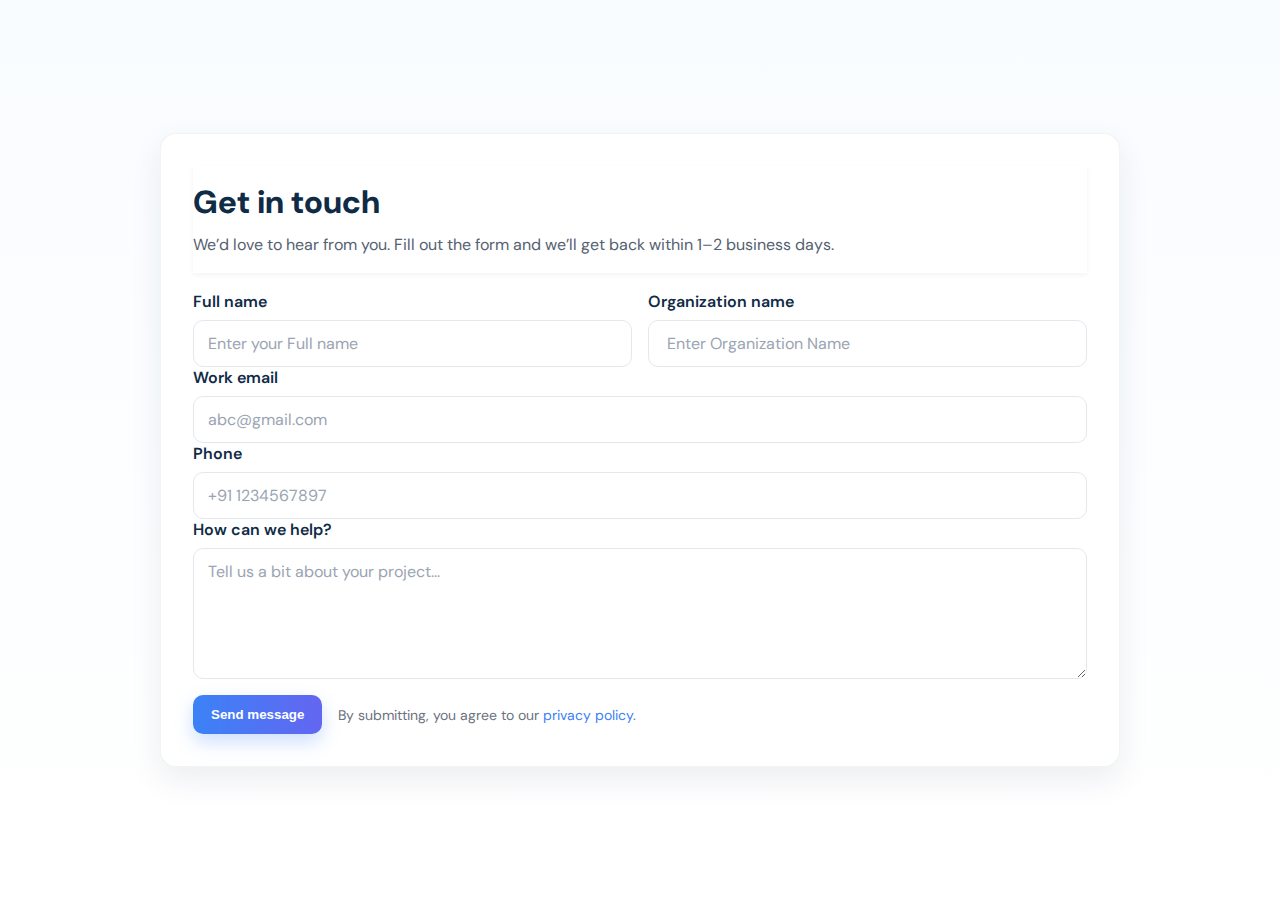
<file: contact.html>
<!DOCTYPE html>
<html lang="en">
<head>
  <meta charset="UTF-8" />
  <meta name="viewport" content="width=device-width, initial-scale=1.0" />
  <title>Contact Us  Alphabit Infoway</title>
  <link rel="preconnect" href="https://fonts.googleapis.com">
  <link rel="preconnect" href="https://fonts.gstatic.com" crossorigin>
  <link href="https://fonts.googleapis.com/css2?family=DM+Sans:wght@400;500;700;800&display=swap" rel="stylesheet">
  <link rel="stylesheet" href="style.css" />
</head>
<body>
  <main class="contact-page">
    <div class="contact-wrapper">
      <section class="contact-card" aria-labelledby="contact-title">
        <header class="contact-header">
          <h1 id="contact-title" class="contact-title">Get in touch</h1>
          <p class="contact-sub">We’d love to hear from you. Fill out the form and we’ll get back within 1–2 business days.</p>
        </header>

        <form class="contact-form" action="#" method="post" novalidate>
          <div class="form-row">
            <div class="form-group">
              <label for="fullName">Full name</label>
              <input type="text" id="fullName" name="fullName" placeholder="Enter your Full name " required />
            </div>
            
            <div class="form-group">
              <label for="organizationName">Organization name</label>
              <input type="text" id="organizationName" name="organizationName" placeholder=" Enter Organization Name" required />
            </div>
          </div>

          <div class="form-group">
            <label for="email">Work email</label>
            <input type="email" id="email" name="email" placeholder="abc@gmail.com" required />
          </div>

          <div class="form-group">
            <label for="phone">Phone</label>
            <input type="tel" id="phone" name="phone" placeholder="+91 1234567897" required />
          </div>

          <div class="form-group">
            <label for="message">How can we help?</label>
            <textarea id="message" name="message" rows="5" placeholder="Tell us a bit about your project..." required></textarea>
          </div>

          <div class="form-actions">
            <button type="submit" class="btn btn-primary">Send message</button>
            <p class="privacy-note">By submitting, you agree to our <a href="#" rel="nofollow">privacy policy</a>.</p>
          </div>
        </form>
      </section>
    </div>
  </main>
</body>
</html>
</file>
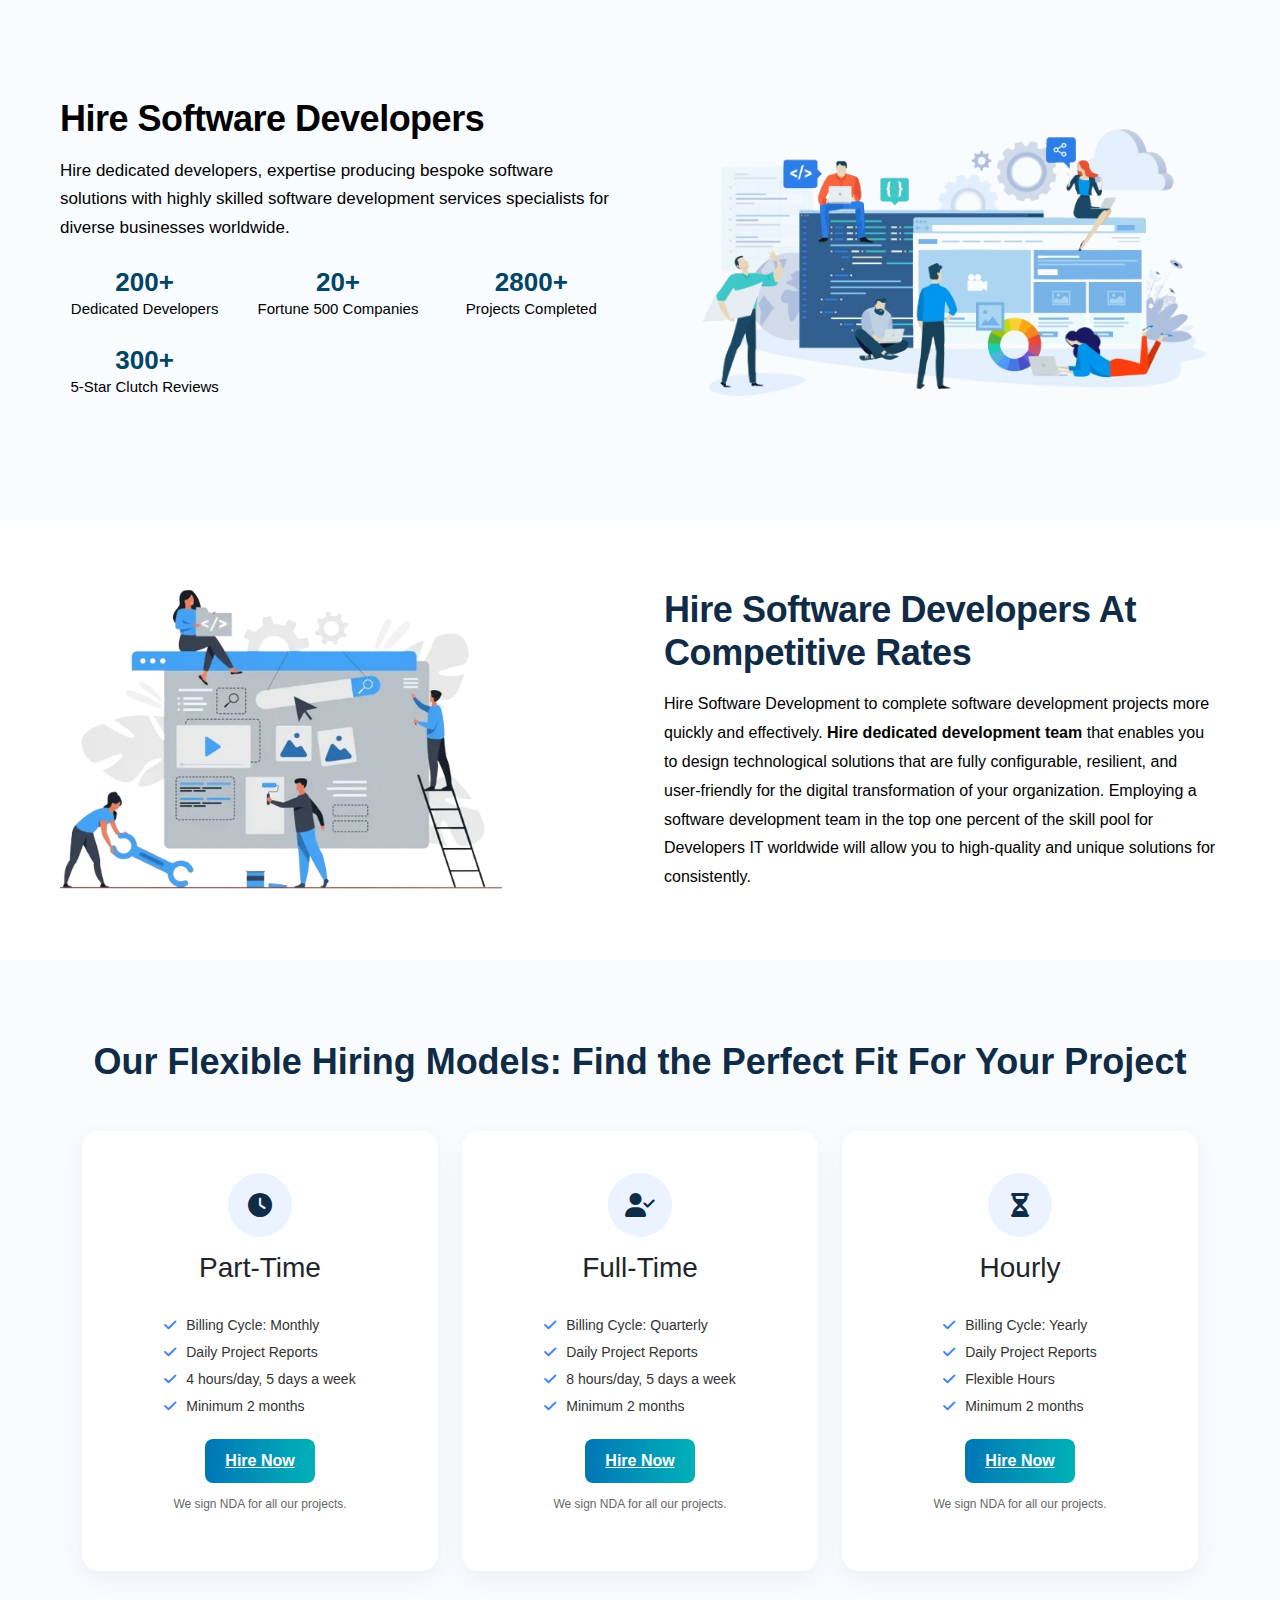
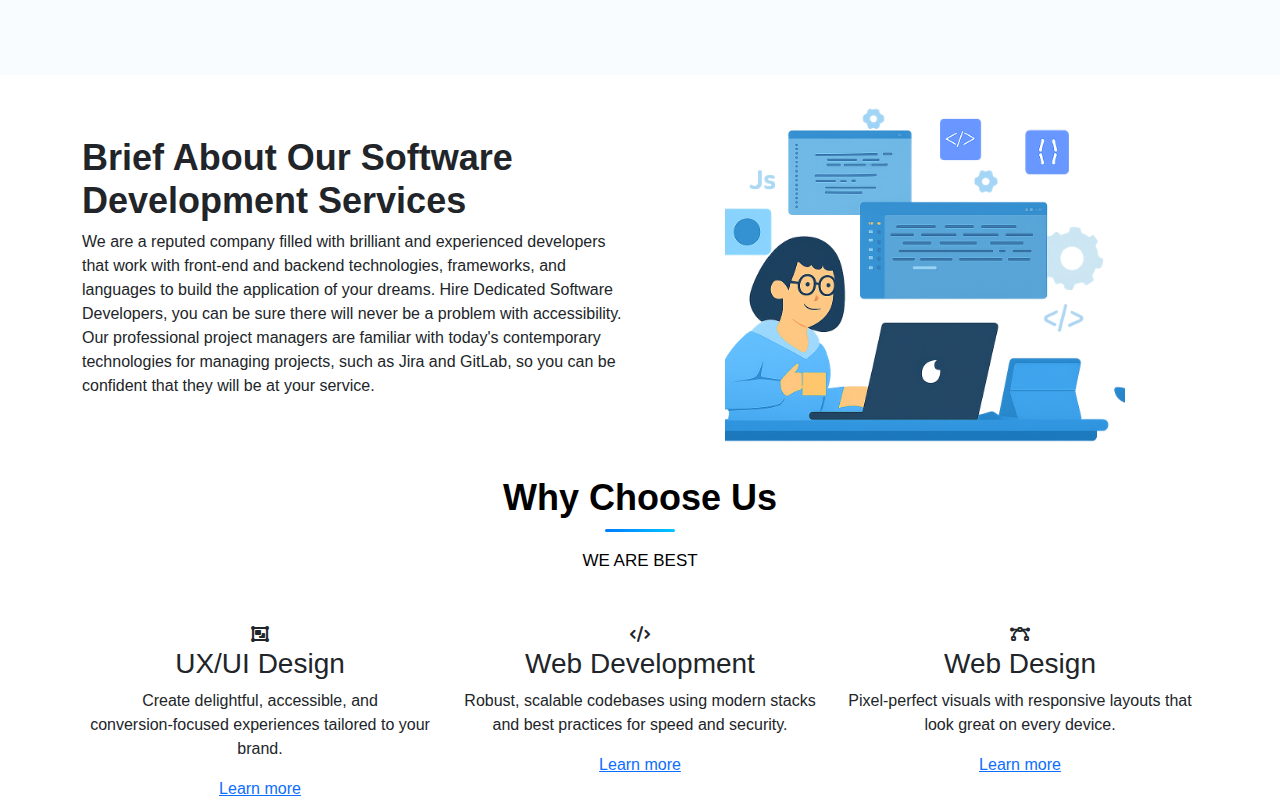
<file: hire-software-developer.html>
<!DOCTYPE html>
<html lang="en">

<head>
  <meta charset="UTF-8" />
  <meta name="viewport" content="width=device-width, initial-scale=1.0" />
  <title>Hire Software Developers - Alphabit Infoway</title>
  <link href="https://cdn.jsdelivr.net/npm/bootstrap@5.3.0/dist/css/bootstrap.min.css" rel="stylesheet" />
  <link rel="stylesheet" href="https://cdnjs.cloudflare.com/ajax/libs/font-awesome/6.4.0/css/all.min.css" />
  <link rel="stylesheet" href="style1.css" />
</head>

<body>
  <main>
    <section class="hsd-hero">
      <div class="container">
        <div class="row align-items-center g-4 g-lg-5">
          <div class="col-lg-6">
            <h1 class="hsd-title mb-3">Hire Software Developers</h1>
            <p class="hsd-sub mb-4">
              Hire dedicated developers, expertise producing bespoke software solutions with highly skilled software
              development services specialists for diverse businesses worldwide.
            </p>

            <div class="hsd-stats mb-4">
              <div class="hsd-stat">
                <h4>200+</h4>
                <p>Dedicated Developers</p>
              </div>
              <div class="hsd-stat">
                <h4>20+</h4>
                <p>Fortune 500 Companies</p>
              </div>
              <div class="hsd-stat">
                <h4>2800+</h4>
                <p>Projects Completed</p>
              </div>
              <div class="hsd-stat">
                <h4>300+</h4>
                <p>5-Star Clutch Reviews</p>
              </div>
            </div>


          </div>

          <div class="col-lg-6 text-center">
            <div class="hsd-illustration"></div>
          </div>
        </div>
      </div>
    </section>



    <section class="hsd-competitive">
      <div class="container">
        <div class="row align-items-center g-4 g-lg-5">
          <div class="col-lg-6 text-center">
            <div class="comp-illustration"></div>
          </div>
          <div class="col-lg-6">
            <h2 class="comp-title mb-3">Hire Software Developers At Competitive Rates</h2>
            <p class="comp-sub mb-0">
              Hire Software Development to complete software development projects more quickly and effectively.
              <strong>Hire dedicated development team</strong> that enables you to design technological solutions that
              are fully configurable, resilient, and user‑friendly for the digital transformation of your organization.
              Employing a software development team in the top one percent of the skill pool for Developers IT worldwide
              will allow you to high‑quality and unique solutions for consistently.
            </p>
          </div>
        </div>
      </div>
    </section>

    <section class="hsd-hiring">
      <div class="container">
        <h2 class="section-title text-center mb-5">
          Our Flexible Hiring Models: Find the Perfect Fit For Your Project
        </h2>
        <div class="row justify-content-center">

          <!-- Monthly / Part-Time -->
          <div class="col-lg-4 col-md-6 mb-4">
            <div class="hiring-card">
              <div class="hiring-icon">
                <i class="fa-solid fa-clock"></i>
              </div>
              <h3 class="hiring-title">Part-Time</h3>
              <ul class="features">
                <li><i class="fa-solid fa-check"></i> Billing Cycle: Monthly</li>
                <li><i class="fa-solid fa-check"></i> Daily Project Reports</li>
                <li><i class="fa-solid fa-check"></i> 4 hours/day, 5 days a week</li>
                <li><i class="fa-solid fa-check"></i> Minimum 2 months</li>
              </ul>
              <a href="contact.html" class="hire-btn">Hire Now</a>
              <p class="note">We sign NDA for all our projects.</p>
            </div>
          </div>

          <!-- Quarterly / Full-Time -->
          <div class="col-lg-4 col-md-6 mb-4">
            <div class="hiring-card highlight">
              <div class="hiring-icon">
                <i class="fa-solid fa-user-check"></i>
              </div>
              <h3 class="hiring-title">Full-Time</h3>
              <ul class="features">
                <li><i class="fa-solid fa-check"></i> Billing Cycle: Quarterly</li>
                <li><i class="fa-solid fa-check"></i> Daily Project Reports</li>
                <li><i class="fa-solid fa-check"></i> 8 hours/day, 5 days a week</li>
                <li><i class="fa-solid fa-check"></i> Minimum 2 months</li>
              </ul>
              <a href="contact.html" class="hire-btn">Hire Now</a>
              <p class="note">We sign NDA for all our projects.</p>
            </div>
          </div>

          <!-- Yearly / Hourly -->
          <div class="col-lg-4 col-md-6 mb-4">
            <div class="hiring-card">
              <div class="hiring-icon">
                <i class="fa-solid fa-hourglass-half"></i>
              </div>
              <h3 class="hiring-title">Hourly</h3>
              <ul class="features">
                <li><i class="fa-solid fa-check"></i> Billing Cycle: Yearly</li>
                <li><i class="fa-solid fa-check"></i> Daily Project Reports</li>
                <li><i class="fa-solid fa-check"></i> Flexible Hours</li>
                <li><i class="fa-solid fa-check"></i> Minimum 2 months</li>
              </ul>
              <a href="contact.html" class="hire-btn">Hire Now</a>
              <p class="note">We sign NDA for all our projects.</p>
            </div>
          </div>

        </div>
      </div>
    </section>

    <section class="hsd-about">
      <div class="container">
        <div class="row align-items-center">
          <!-- Left Content -->
          <div class="col-lg-6 col-md-12">
            <div class="about-content">
              <h2 class="about-title">Brief About Our Software Development Services</h2>
              <p class="about-text">
                We are a reputed company filled with brilliant and experienced developers that work with front-end and
                backend technologies, frameworks, and languages to build the application of your dreams.
                Hire Dedicated Software Developers, you can be sure there will never be a problem with accessibility.
                Our professional project managers are familiar with today's contemporary technologies for managing
                projects, such as Jira and GitLab, so you can be confident that they will be at your service.
              </p>
            </div>
          </div>

          <!-- Right Image -->
          <div class="col-lg-6 col-md-12 text-center">
            <div class="about-image">
              <img src="3.png" alt="Software Development" width="400" />
            </div>
          </div>
        </div>
      </div>
    </section>

    <section class="why-choose">
      <div class="container">
        <div class="text-center mb-5">
          <h2 class="wc-title">Why Choose Us</h2>
          <p class="wc-sub">WE ARE BEST</p>
        </div>
        <div class="row g-4">
          <div class="col-md-4">
            <div class="wc-card text-center">
              <div class="wc-icon wc-icon--indigo">
                <i class="fa-solid fa-object-group"></i>
              </div>
              <h3 class="wc-card-title">UX/UI Design</h3>
              <p class="wc-card-text">Create delightful, accessible, and conversion‑focused experiences tailored to your brand.</p>
              <a href="#" class="wc-link wc-link--indigo">Learn more</a>
            </div>
          </div>
          <div class="col-md-4">
            <div class="wc-card text-center">
              <div class="wc-icon wc-icon--green">
                <i class="fa-solid fa-code"></i>
              </div>
              <h3 class="wc-card-title">Web Development</h3>
              <p class="wc-card-text">Robust, scalable codebases using modern stacks and best practices for speed and security.</p>
              <a href="#" class="wc-link wc-link--green">Learn more</a>
            </div>
          </div>
          <div class="col-md-4">
            <div class="wc-card text-center">
              <div class="wc-icon wc-icon--yellow">
                <i class="fa-solid fa-bezier-curve"></i>
              </div>
              <h3 class="wc-card-title">Web Design</h3>
              <p class="wc-card-text">Pixel‑perfect visuals with responsive layouts that look great on every device.</p>
              <a href="#" class="wc-link wc-link--yellow">Learn more</a>
            </div>
          </div>
        </div>
      </div>
    </section>

  </main>

  <script src="https://cdn.jsdelivr.net/npm/bootstrap@5.3.0/dist/js/bootstrap.bundle.min.js"></script>
</body>

</html>
</file>
<file: style1.css>
body {
  font-family: Nunito, sans-serif;
  background-color: #fff;
  margin: 0;
  padding: 0;
}

.hsd-hero {
  padding: 80px 0;
  background: #f9fcff;
}

/* hero content */
.hsd-hero>.container {
  max-width: 1200px;
  margin: 0 auto;
  padding-left: 20px;
  padding-right: 20px;
}

.hsd-title {
  font-weight: 700;
  font-size: 36px;
  letter-spacing: -0.5px;
  color:#000;
  white-space: nowrap;
  overflow: hidden;
  text-overflow: ellipsis;
}


.hsd-sub {
  color:#000 !important;
  font-size: 17px;
  font-weight: 400;
  line-height: 1.7;
  max-width: 600px;
}

.hsd-stats {
  display: grid;
  grid-template-columns: repeat(3, 1fr);
  gap: 24px;
  margin-top: 20px;
  justify-items: center;
  align-items: center;
}

.hsd-stat {
  text-align: center;
  min-width: 160px;
}

.hsd-stat h4 {
  margin: 0;
  font-weight: 800;
  color: #004466;
  font-size: 26px;
}

.hsd-stat p {
  margin: 0;
  color: #000;
  font-size: 15px;
}

@media (min-width: 992px) {
  .hsd-stats {
    grid-template-columns: repeat(3, 1fr);
  }
}




.hsd-illustration {
  width: 100%;
  height: 360px;
  background: url("4.png") center/contain no-repeat;
}

/* Responsive */
@media (max-width: 991px) {
  .hsd-title {
    font-size: 34px;
    text-align: center;
  }

  .hsd-sub {
    text-align: center;
    margin: 0 auto;
  }

  .hsd-stats {
    grid-template-columns: 1fr;
    justify-items: center;
  }

  .hsd-cta {
    justify-content: center;
  }
}

.hsd-competitive {
  padding: 60px 0;
  background: #ffffff;
}

.hsd-competitive>.container {
  max-width: 1200px;
  margin: 0 auto;
  padding-left: 20px;
  padding-right: 20px;
}

.comp-illustration {
  width: 100%;
  height: 320px;
  background: url("7.png") left center/contain no-repeat;
}

.comp-title {
  font-weight: 700;
  font-size: 36px;
  color: #0f2b46;
  letter-spacing: -0.4px;
}

.comp-sub {
  color:black;
  font-size: 16px;
  line-height: 1.8;
}

@media (max-width: 991px) {
  .comp-title {
    text-align: center;
    font-size: 30px;
  }

  .comp-sub {
    text-align: center;
  }

  .comp-illustration {
    height: 260px;
    background-position: center;
  }
}

/*  hiring section  */
.hsd-hiring {
  padding: 80px 0;
  background: #f9fcff;
  text-align: center;
}

.section-title {
  font-size: 36px;
  font-weight: 700;
  color: #0f2b46;
  margin-bottom: 40px;
}

.hiring-card {
  background: #fff;
  border-radius: 16px;
  padding: 40px 24px;
  box-shadow: 0 8px 24px rgba(15, 43, 70, 0.06);
  border: 2px solid transparent;
  height: 100%;
  display: flex;
  flex-direction: column;
  align-items: center;
  transition: all 0.3s ease;
  position: relative;
}

.hiring-card:hover {
  transform: translateY(-6px);
  box-shadow: 0 12px 28px rgba(15, 43, 70, 0.12);
}


.hiring-icon {
  width: 64px;
  height: 64px;
  border-radius: 50%;
  display: grid;
  place-items: center;
  background: #eaf3ff;
  color: #0f2b46;
  font-size: 24px;
  margin-bottom: 14px;
}

.price {
  font-size: 16px;
  color: #333;
  margin: 16px 0;
}

.price strong {
  font-size: 22px;
  color: #0f2b46;
}

.features {
  list-style: none;
  padding: 0;
  margin: 16px 0;
  text-align: left;
}

.features li {
  font-size: 14px;
  color: #333;
  margin: 6px 0;
}

.features i {
  color: #3b82f6;
  margin-right: 6px;
}

.hire-bt {
  background:white;
  color:black;
  border: none;
  padding: 10px 30px;
  border-radius: 6px;
  font-weight: 700;
  cursor: pointer;
  margin-top: 15px;
  transition: background 0.3s ease;
}




.note {
  font-size: 12px;
  color: #666;
  margin-top: 12px;
}

.save-badge {
  background: #3b82f6;
  color: #fff;
  font-size: 12px;
  font-weight: 600;
  padding: 4px 10px;
  border-radius: 20px;
  position: absolute;
  top: 16px;
  right: 16px;
}

@media (max-width: 991px) {
  .section-title {
    font-size: 24px;
  }

  .hiring-card {
    padding: 30px 20px;
  }
}

.about-title {
  font-weight: 700;
  font-size: 36px;
}


.text-center {
  text-align: center;
}

.mb-5 {
  margin-bottom: 3rem;
}

.wc-title {
  font-size: 36px;
  font-weight: 700;
  color:black;
  line-height: 1.3;
  margin-bottom: 15px;
  position: relative;
  display: inline-block;
  padding-bottom: 10px;
}

.wc-title::after {
  content: "";
  position: absolute;
  bottom: 0;
  left: 50%;
  width: 70px;
  height: 3px;
  background: linear-gradient(90deg, #007bff, #00c6ff);
  transform: translateX(-50%);
  border-radius: 5px;
}

.wc-sub {
  font-size: 17px;
  color: #000 !important;
  max-width: 700px;
  margin: 0 auto;
  line-height: 1.7;
}

@media (max-width: 768px) {
  .wc-title {
    font-size: 28px;
  }

  .wc-sub {
    font-size: 15px;
    padding: 0 20px;
  }
}

@media (max-width: 480px) {
  .wc-title {
    font-size: 24px;
  }

  .wc-sub {
    font-size: 14px;
  }
}

.hsd-services {
  padding: 80px 0;
  background: #ffffff;
}

.hsd-services>.container {
  max-width: 1200px;
  margin: 0 auto;
  padding-left: 20px;
  padding-right: 20px;
}

.services-row {
  display: grid;
  grid-template-columns: repeat(5, minmax(160px, 1fr));
  gap: 28px;
  justify-items: center;
}

.service-item {
  --grad:  linear-gradient(90deg, #fe4c1c, #22b9e5, #414d9d) !important;
  --glow: rgba(255, 102, 0, 0.25);
}

.service-item.theme-blue {
  --grad:  linear-gradient(90deg, #fe4c1c, #22b9e5, #414d9d) !important;
  --glow: rgba(96, 146, 221, 0.25);
}

.service-item.theme-orange {
  --grad: linear-gradient(90deg, #fe4c1c, #22b9e5, #414d9d) !important;
  --glow: rgba(255, 102, 0, 0.25);
}

.service-hex {
  position: relative;
  width: 220px;
  aspect-ratio: 1.15;
  background: #ffffff;
  clip-path: polygon(25% 6.7%, 75% 6.7%, 100% 50%, 75% 93.3%, 25% 93.3%, 0% 50%);
  box-shadow: 0 6px 20px rgba(0, 0, 0, 0.12);
  transition: transform 0.3s ease, box-shadow 0.3s ease;
}

.service-hex::before {
  content: "";
  position: absolute;
  inset: -2px;
  background: var(--grad);
  clip-path: inherit;
  z-index: 0;
  filter: drop-shadow(0 8px 16px var(--glow));
}

.service-hex::after {
  content: "";
  position: absolute;
  inset: 6px;
  background: #ffffff;
  clip-path: inherit;
  z-index: 1;
}

.service-content {
  position: relative;
  z-index: 2;
  height: 100%;
  padding: 26px 20px;
  display: flex;
  flex-direction: column;
  align-items: center;
  justify-content: center;
  text-align: center;
}

.service-content i {
  font-size: 28px;
  color: #0f2b46;
  margin-bottom: 10px;
}

.service-content h3 {
  margin: 6px 0 8px;
  font-size: 16px;
  font-weight: 700;
  color: #0f2b46;
}

.service-content p {
  margin: 0;
  font-size: 12px;
  color: #546171;
}

.service-item:hover .service-hex {
  transform: translateY(-6px);
  box-shadow: 0 14px 30px rgba(0, 0, 0, 0.18);
}

.service-item.theme-blue:hover .service-hex::before {
  filter: drop-shadow(0 8px 24px rgba(96, 146, 221, 0.45));
}

.service-item.theme-orange:hover .service-hex::before {
  filter: drop-shadow(0 8px 24px rgba(255, 102, 0, 0.45));
}

/* Responsive columns */
@media (max-width: 1199px) {
  .services-row {
    grid-template-columns: repeat(4, minmax(160px, 1fr));
  }
}

@media (max-width: 991px) {
  .services-row {
    grid-template-columns: repeat(3, minmax(160px, 1fr));
  }
}

@media (max-width: 767px) {
  .services-row {
    grid-template-columns: repeat(2, 1fr);
  }

  .service-hex {
    width: 200px;
  }
}

@media (max-width: 480px) {
  .services-row {
    grid-template-columns: repeat(2, 1fr);
  }

  .service-hex {
    width: 180px;
  }
}

/* ===== Hire Section ===== */
.hire-section {
  display: flex;
  flex-direction: column;
  align-items: center;
  justify-content: center;
  text-align: center;
  padding: 0px 0;
}

.hire-text {
  color: #016b94;
  font-size: 16px;
  margin-bottom: 20px;
  font-weight: 600;
}

.hire-box {
  display: flex;
  align-items: center;
  justify-content: space-between;
  background: linear-gradient(to right, #0076b7, #00b1b7);
  border-radius: 12px;
  padding-left: 5px;
  padding-bottom: 20px;
  padding-right: 5px;
  padding-top: 20px;
  gap: 50px;
  box-shadow: 0 4px 12px rgba(0, 0, 0, 0.1);
  margin: 10px 10px 10px auto;
}

.price-section {
  display: flex;
  align-items: center;
  justify-content: center;
  gap: 8px;
  color: white;
  font-weight: 700;
  font-size: 20px;
  text-align: center;
}

.price-section i {
  background: white;
  color: #0076b7;
  padding: 8px;
  border-radius: 50%;
  font-size: 14px;
}

.hire-btn {
  background: linear-gradient(to right, #0076b7, #00b1b7);
;
  color:white;
  border: none;
  padding: 10px 20px;
  border-radius: 8px;
  font-weight: 700;
  cursor: pointer;
  transition: all 0.3s ease;
}

.hire-btn:hover {
  background:linear-gradient(to right,rgb(243, 169, 9), rgb(255, 94, 0));
  transform: translateY(-2px);
}

.hire-box .hire-btn {
  margin-top: 0;
}


/* Tablets (≤ 992px) */
@media (max-width: 992px) {
  .price-section {
    font-size: 18px;
  }

  .hire-btn {
    padding: 8px 20px;
  }
}

/* Small Tablets (≤ 768px) */
@media (max-width: 768px) {
  .hire-section {
    padding: 40px 0;
  }

  .hire-box {
    flex-wrap: wrap;
    gap: 12px;
  }
}

/* Mobiles (≤ 600px) */
@media (max-width: 600px) {
  .hire-box {
    flex-direction: column;
    text-align: center;
    gap: 10px;
    padding: 16px;
    width: 90%;
    margin: 0 auto;
  }

  .hire-btn {
    width: 100%;
  }
}
</file>
<file: style.css>
/* -------------------- Reset -------------------- */
* {
    margin: 0;
    padding: 0;
    box-sizing: border-box;
}

body {
    font-family: 'DM Sans', sans-serif;
    background-color: #fff;
}

/* -------------------- Contact Page -------------------- */
.contact-page {
    min-height: 100vh;
    display: grid;
    place-items: center;
    padding: 40px 20px;
    background: linear-gradient(180deg, #f9fcff 0%, #ffffff 100%);
}

.contact-wrapper {
    width: 100%;
    max-width: 960px;
    margin: 0 auto;
}

.contact-card {
    background: #fff;
    border-radius: 16px;
    box-shadow: 0 12px 32px rgba(15, 43, 70, 0.08);
    border: 1px solid rgba(15, 43, 70, 0.06);
    padding: 32px;
}

.contact-header {
    margin-bottom: 18px;
}

.contact-title {
    font-size: 32px;
    font-weight: 800;
    color: #0f2b46;
    margin-bottom: 8px;
}

.contact-sub {
    color: #546171;
    font-size: 16px;
    line-height: 1.7;
}

.contact-form {
    margin-top: 18px;
}

.form-row {
    display: grid;
    grid-template-columns: 1fr 1fr;
    gap: 16px;
}

.form-group {
    display: flex;
    flex-direction: column;
}

.form-group label {
    font-weight: 600;
    color: #0f2b46;
    margin-bottom: 8px;
}

.form-group input,
.form-group textarea {
    border: 1px solid #e3e8ef;
    background: #fff;
    border-radius: 10px;
    padding: 12px 14px;
    font: inherit;
    color: #0f2b46;
    outline: none;
    transition: border-color 0.2s, box-shadow 0.2s;
}

.form-group textarea {
    resize: vertical;
}

.form-group input::placeholder,
.form-group textarea::placeholder {
    color: #9aa4b2;
}

.form-group input:focus,
.form-group textarea:focus {
    border-color: #3b82f6;
    box-shadow: 0 0 0 4px rgba(59, 130, 246, 0.12);
}

.form-actions {
    display: flex;
    align-items: center;
    gap: 16px;
    margin-top: 16px;
}

.btn {
    display: inline-flex;
    align-items: center;
    justify-content: center;
    gap: 8px;
    border: none;
    border-radius: 10px;
    font-weight: 700;
    cursor: pointer;
    transition: transform 0.15s ease, box-shadow 0.2s ease, background 0.2s ease;
    padding: 12px 18px;
}

.btn-primary {
    background: linear-gradient(90deg, #3b82f6 0%, #6366f1 100%);
    color: #fff;
    box-shadow: 0 8px 18px rgba(59, 130, 246, 0.25);
}

.btn-primary:hover {
    transform: translateY(-1px);
}

.btn-primary:active {
    transform: translateY(0);
}

.privacy-note {
    color: #6b7280;
    font-size: 14px;
}

.privacy-note a {
    color: #3b82f6;
    text-decoration: none;
}

.privacy-note a:hover {
    text-decoration: underline;
}

@media (max-width: 768px) {
    .contact-card {
        padding: 24px;
    }

    .contact-title {
        font-size: 26px;
    }

    .form-row {
        grid-template-columns: 1fr;
    }

    .form-actions {
        flex-direction: column;
        align-items: stretch;
    }
}

/* ----------- Header ---------- */
header {
    background-color: white;
    box-shadow: 0 2px 5px rgba(0, 0, 0, 0.05);
    padding: 15px 0;
    position: sticky;
    top: 0;
    z-index: 1000;
}

.container {
    width: 90%;
    max-width: 1200px;
    margin: auto;
    display: flex;
    align-items: center;
    justify-content: space-between;
}

/* -------------------- Logo -------------------- */
.logo span {
    font-size: 32px;
    font-weight: bold;
    background: linear-gradient(to right, #ff512f, #dd2476);
    -webkit-background-clip: text;
    -webkit-text-fill-color: transparent;
}

/* -------------------- Navbar -------------------- */
.nav-links {
    list-style: none;
    display: flex;
    gap: 15px;
    align-items: center;
    flex-wrap: nowrap;
}


.nav-links li {
    position: relative;
}

.nav-links li a {
    text-decoration: none;
    color: black;
    font-weight: 700;
    padding: 8px 12px;
    transition: color 0.3s ease;
}

.nav-links li a:hover {
    color: #ff4d6d;
}

/* -------------------- Dropdown Menu -------------------- */
.dropdown {
    position: relative;
}

.dropdown-menu {
    display: none;
    position: absolute;
    top: 35px;
    left: 0;
    background-color: white;
    border: none;
    box-shadow: none;
    list-style: none;
    padding: 10px 0;
    min-width: 220px;
    z-index: 999;
}


/* Show dropdown on hover */
.nav-item.dropdown:hover .dropdown-menu,
.dropdown-menu:hover {
    display: block;
}

/* Dropdown links */
.dropdown-menu li a {
    display: block;
    padding: 10px 18px;
    white-space: nowrap;
    color: #333;
    transition: all 0.3s ease;
}

.dropdown-menu li a:hover {
    background-color: #f5f5f5;
    color: #ff4d6d;
    padding-left: 25px;
}

/* -------------------- Contact Button -------------------- */
.contact-btn {
    background: linear-gradient(to right, #3b82f6, #6366f1);
    color: white;
    padding: 8px 20px;
    border-radius: 25px;
    text-decoration: none;
    font-weight: 500;
    transition: background 0.3s ease, transform 0.2s;
}

.contact-btn:hover {
    opacity: 0.9;
    transform: scale(1.05);
}

/* -------------------- Mobile Responsive -------------------- */
@media (max-width: 991px) {
    .container {
        flex-direction: column;
        align-items: flex-start;
    }

    nav {
        width: 100%;
    }

    .nav-links {
        flex-direction: column;
        gap: 10px;
        width: 100%;
    }

    .dropdown-menu {
        position: static;
        box-shadow: none;
        background: #f9f9f9;
    }

    .dropdown-menu li a {
        padding-left: 20px;
    }

    .contact-btn {
        align-self: flex-start;
        margin-top: 10px;
    }


}
</file>
